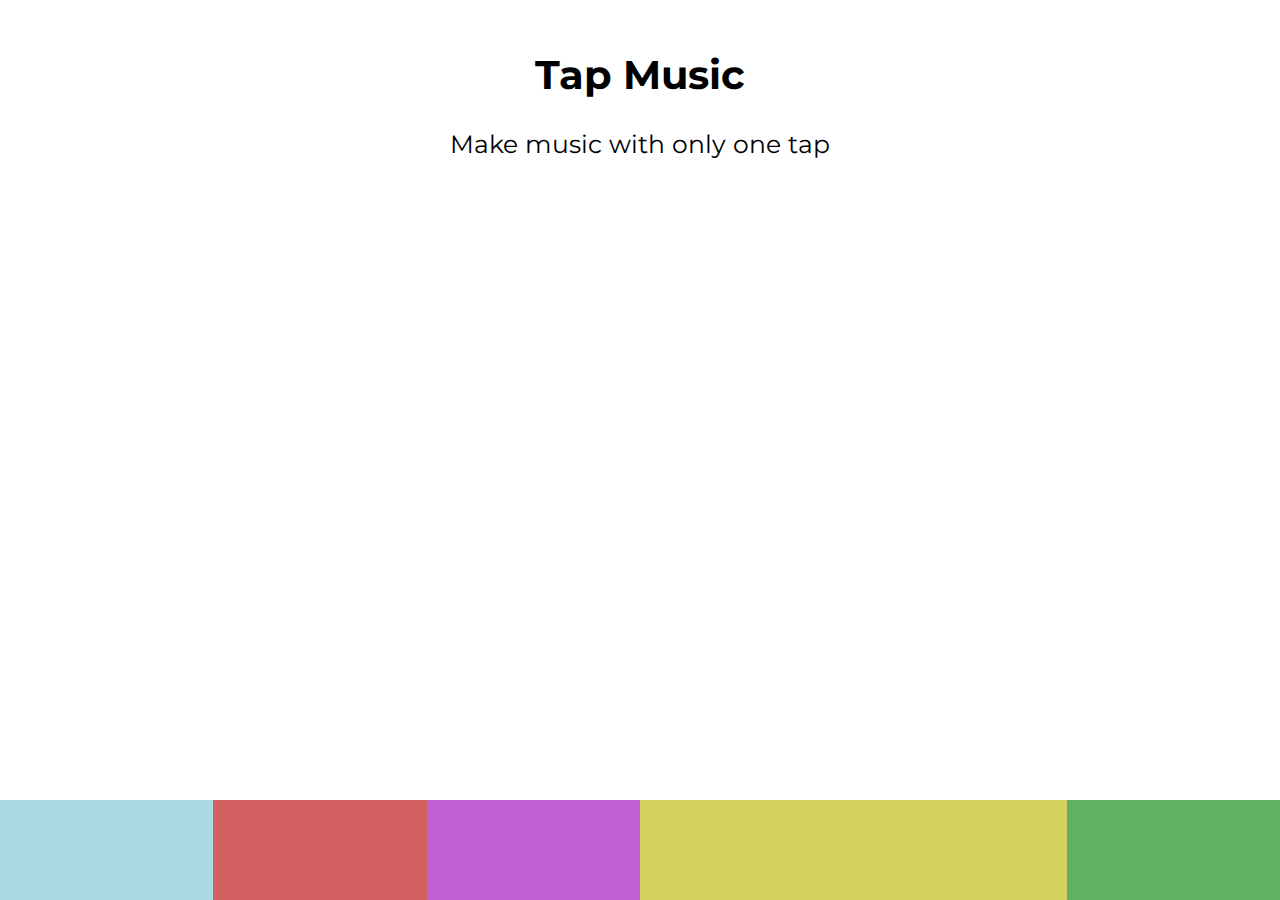
<file: 01_Beat Maker/index.html>
<!DOCTYPE html>
<html lang="en">

<head>
    <meta charset="UTF-8" />
    <meta name="viewport" content="width=device-width, initial-scale=1.0" />
    <title>Tap Music</title>
    <link rel="stylesheet" href="css/index.css" />
    <link href="https://fonts.googleapis.com/css2?family=Montserrat:wght@300&display=swap" rel="stylesheet" />
</head>

<body>
    <div class="app">
        <header>
            <h1>Tap Music</h1>
            <p>Make music with only one tap</p>
        </header>
        <div class="visual"></div>
        <div class="pads">
            <div class="pad1">
                <audio class="sound">
                    <source src="./sounds/bubbles.mp3">
                </audio>
            </div>
            <div class="pad2">
                <audio class="sound">
                    <source src="./sounds/clay.mp3" />
                </audio>
            </div>
            <div class="pad3">
                <audio class="sound">
                    <source src="./sounds/confetti.mp3" />
                </audio>
            </div>
            <div class="pad4">
                <audio class="sound">
                    <source src="./sounds/glimmer.mp3" />
                </audio>
            </div>
            <div class="pad5">
                <audio class="sound">
                    <source src="./sounds/moon.mp3" />
                </audio>
            </div>
            <div class="pad6">
                <audio class="sound">
                    <source src="./sounds/ufo.mp3" />
                </audio>
            </div>
        </div>
    </div>

    <script src="js/index.js"></script>
</body>

</html>
</file>
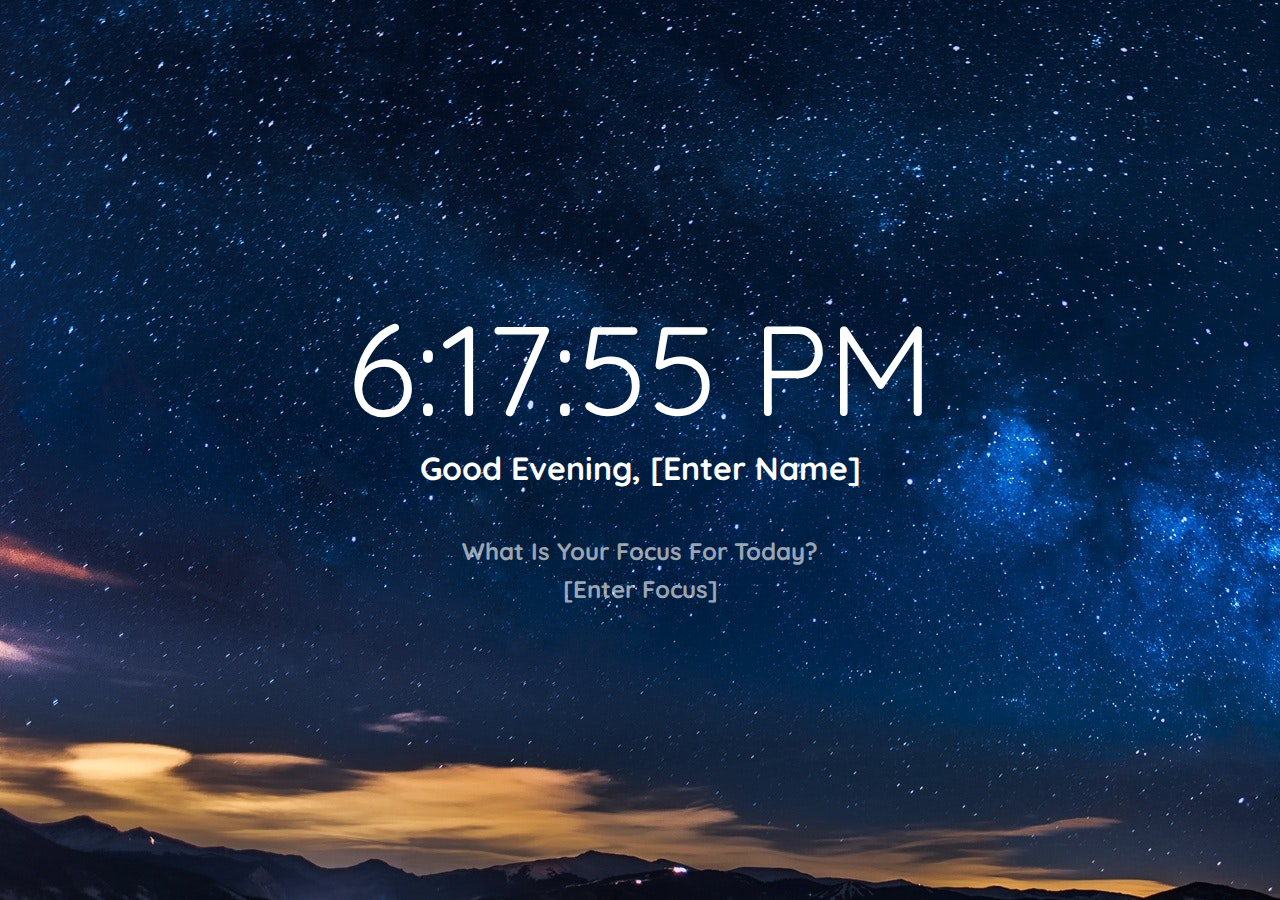
<file: 05_Landing Page/index.html>
<!DOCTYPE html>
<html lang="en">

<head>
    <meta charset="UTF-8">
    <meta name="viewport" content="width=device-width, initial-scale=1.0">
    <title>Dynamic Landing Page</title>
    <link rel="stylesheet" href="css/index.css">
    <link href="https://fonts.googleapis.com/css2?family=Quicksand:wght@300&display=swap" rel="stylesheet">
    <link rel="shortcut icon" href="css/abdi.jpg" type="image/x-icon">
</head>

<body>
    <time id="time"></time>
    <h1>
        <span id="greeting"></span>
        <span id="name" contenteditable="true"></span>
    </h1>

    <h2>What Is Your Focus For Today?</h2>
    <h2 id="focus" contenteditable="true"></h2>

    <script src="js/index.js"></script>
</body>

</html>
</file>
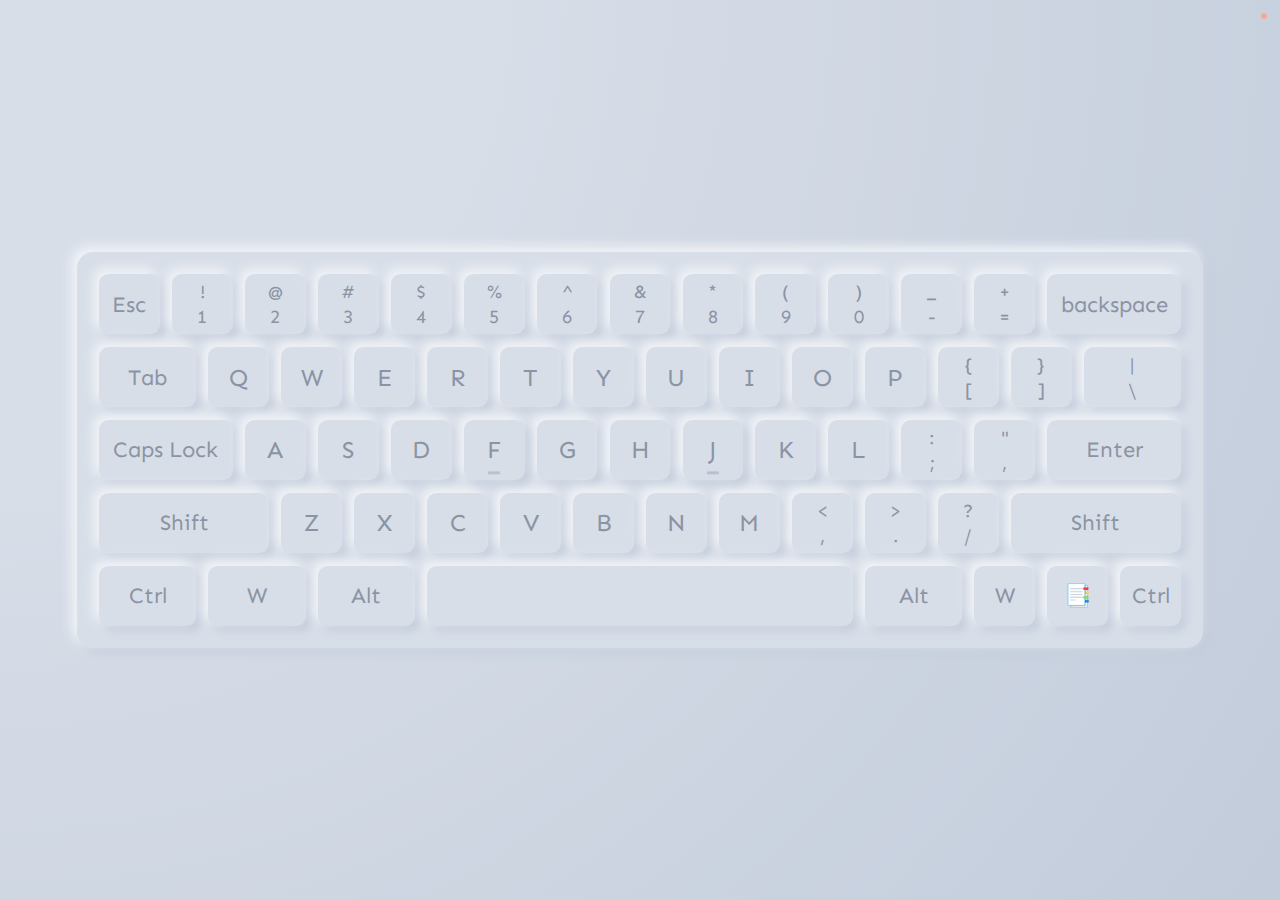
<file: 03_Virtual Keyboard/How to Create UI Neumorphism Keyboard/index.html>
<!DOCTYPE html>
<html lang="en">

<head>
    <meta charset="UTF-8" />
    <meta name="viewport" content="width=device-width, initial-scale=1.0" />
    <title>Keyboard</title>
    <link rel="stylesheet" href="./css/index.css" />
</head>

<body>
    <!--
    <div class="keyboard">
      <div class="key s2 esc" data-key="Esc">Esc</div>
      <div class="key" on-shift="!" data-key="1">1</div>
      <div class="key" on-shift="@" data-key="2">2</div>
      <div class="key" on-shift="#" data-key="3">3</div>
      <div class="key" on-shift="$" data-key="4">4</div>
      <div class="key" on-shift="%" data-key="5">5</div>
      <div class="key" on-shift="^" data-key="6">6</div>
      <div class="key" on-shift="&amp" data-key="7">7</div>
      <div class="key" on-shift="*" data-key="8">8</div>
      <div class="key" on-shift="(" data-key="9">9</div>
      <div class="key" on-shift=")" data-key="0">0</div>
      <div class="key sub" on-shift="_" data-key="-">-</div>
      <div class="key add" on-shift="+" data-key="=">=</div>
      <div class="key s4 back" data-keys="backspace">backspace</div>
      <div class="key s4 tab" data-keys="tab">Tab</div>
      <div class="key" data-keys="Q">Q</div>
      <div class="key" data-keys="W">W</div>
      <div class="key" data-keys="E">E</div>
      <div class="key" data-keys="R">R</div>
      <div class="key" data-keys="T">T</div>
      <div class="key" data-keys="U">U</div>
      <div class="key" data-keys="I">I</div>
      <div class="key" data-keys="O">O</div>
      <div class="key" data-keys="P">P</div>
      <div class="key openbracket" on-shift="{" data-keys="{">{</div>
      <div class="key openbracket" on-shift="}" data-keys="}">}</div>
      <div class="key s3 pipe" on-shift="|" data-key="|">\</div>
      <div class="key openbracket" data-key="cap">Caps Lock</div>
      <div class="key" data-key="A">A</div>
      <div class="key" data-key="S">S</div>
      <div class="key" data-key="D">D</div>
      <div class="key dotted" data-key="F">F</div>
      <div class="key" data-key="G">G</div>
      <div class="key" data-key="H">H</div>
      <div class="key dotted" data-key="J">J</div>
      <div class="key" data-key="K">K</div>
      <div class="key" data-key="L">L</div>
      <div class="key semi" on-shift=":" data-key=";">;</div>
      <div class="key comma" on-shift='"' data-key=",">,</div>
      <div class="key s4 enter" data-key="enter">Enter</div>
      <div class="key s4 shift" data-key="shift">Shift</div>
      <div class="key" data-key="Z">z</div>
      <div class="key" data-key="X">X</div>
      <div class="key" data-key="C">C</div>
      <div class="key" data-key="V">V</div>
      <div class="key" data-key="B">B</div>
      <div class="key" data-key="N">N</div>
      <div class="key" data-key="M">M</div>
      <div class="key openangular" on-shift="&lt;" data-key=",">,</div>
      <div class="key closeangular" on-shift="&gt;" data-key=",">.</div>
      <div class="key slash" on-shift="?" data-key="/">/</div>
      <div class="key s5 shift up" data-key="shift">Shift</div>
      <div class="key s3 control" data-key="Ctrl">Ctrl</div>
      <div class="key s3 win" data-key="w">w</div>
      <div class="key s3 alt" data-key="alt">Alt</div>
      <div class="key s12 space" data-key="space">space</div>
      <div class="key s3 alt" data-key="alt">Alt</div>
      <div class="key s2 fn left" data-key="W">W</div>
      <div class="key s2 fn down" data-key=""></div>
      <div class="key s2 fn down" data-key=""></div>
    </div>
    -->

    <div class="keyboard">
        <div class="key s2 esc" data-key="Esc">Esc</div>
        <div class="key" on-shift="!" data-key="1">1</div>
        <div class="key" on-shift="@" data-key="2">2</div>
        <div class="key" on-shift="#" data-key="3">3</div>
        <div class="key" on-shift="$" data-key="4">4</div>
        <div class="key" on-shift="%" data-key="5">5</div>
        <div class="key" on-shift="^" data-key="6">6</div>
        <div class="key" on-shift="&amp;" data-key="7">7</div>
        <div class="key" on-shift="*" data-key="8">8</div>
        <div class="key" on-shift="(" data-key="9">9</div>
        <div class="key" on-shift=")" data-key="0">0</div>
        <div class="key sub" on-shift="_" data-key="-">-</div>
        <div class="key add" on-shift="+" data-key="=">=</div>
        <div class="key s4 back" data-key="backspace">backspace</div>
        <div class="key s3 tab" data-key="tab">Tab</div>
        <div class="key" data-key="Q">Q</div>
        <div class="key" data-key="W">W</div>
        <div class="key" data-key="E">E</div>
        <div class="key" data-key="R">R</div>
        <div class="key" data-key="T">T</div>
        <div class="key" data-key="Y">Y</div>
        <div class="key" data-key="U">U</div>
        <div class="key" data-key="I">I</div>
        <div class="key" data-key="O">O</div>
        <div class="key" data-key="P">P</div>
        <div class="key openbracket" on-shift="{" data-key="[">[</div>
        <div class="key closebracket" on-shift="}" data-key="]">]</div>
        <div class="key s3 pipe" on-shift="|" data-key="\">\</div>
        <div class="key s4 cap" data-key="cap">Caps Lock</div>
        <div class="key" data-key="A">A</div>
        <div class="key" data-key="S">S</div>
        <div class="key" data-key="D">D</div>
        <div class="key dotted" data-key="F">F</div>
        <div class="key" data-key="G">G</div>
        <div class="key" data-key="H">H</div>
        <div class="key dotted" data-key="J">J</div>
        <div class="key" data-key="K">K</div>
        <div class="key" data-key="L">L</div>
        <div class="key semi" on-shift=":" data-key=";">;</div>
        <div class="key comma" on-shift="&quot;" data-key=",">,</div>
        <div class="key s4 enter" data-key="enter">Enter</div>
        <div class="key s5 shift" data-key="shift">Shift</div>
        <div class="key" data-key="Z">Z</div>
        <div class="key" data-key="X">X</div>
        <div class="key" data-key="C">C</div>
        <div class="key" data-key="V">V</div>
        <div class="key" data-key="B">B</div>
        <div class="key" data-key="N">N</div>
        <div class="key" data-key="M">M</div>
        <div class="key openangular" on-shift="&lt;" data-key=",">,</div>
        <div class="key closeangular" on-shift="&gt;" data-key=".">.</div>
        <div class="key slash" on-shift="?" data-key="/">/</div>
        <div class="key s5 shift up" data-key="shift">Shift</div>
        <div class="key s3 control" data-key="Ctrl">Ctrl</div>
        <div class="key s3 win" data-key="W">W</div>
        <div class="key s3 alt" data-key="alt">Alt</div>
        <div class="key s12 space" data-key=""></div>
        <div class="key s3 alt" data-key="alt">Alt</div>
        <div class="key s2 fn left" data-key="W">W</div>
        <div class="key s2 fn down" data-key="📑">📑</div>
        <div class="key s2 control right" data-key="Ctrl">Ctrl</div>
    </div>

    <script src="./js/index.js"></script>
</body>

</html>
</file>
<file: 01_Beat Maker/css/index.css>
* {
    margin: 0;
    padding: 0;
    box-sizing: border-box;
}

body {
    font-family: 'Montserrat', sans-serif;
}

.app {
    height: 100vh;
    display: flex;
    flex-direction: column;
    justify-content: space-between;
    align-items: center;
}

header h1 {
    margin: 50px 0px 30px 0px;
    text-align: center;
    font-size: 40px;
}

header p {
    font-size: 25px;
}

.pads {
    background: lightblue;
    width: 100%;
    display: flex;
}

.pads>div {
    height: 100px;
    width: 100px;
    flex: 1;
}

.pads1 {
    background: #60d394;
}

.pad2 {
    background: #d36060;
}

.pad3 {
    background: #c060d3;
}

.pad4 {
    background: #d3d160;
}

.pad5 {
    background: #d3d160;
}

.pad6 {
    background: #60b263;
}

.visual>div {
    position: absolute;
    bottom: 0%;
    height: 50px;
    width: 50px;
    border-radius: 50%;
    transform: scale(1);
    z-index: -1;
}

@keyframes jump {
    0% {
        bottom: 0%;
        left: 20%;
    }

    50% {
        bottom: 50%;
        left: 50%;
    }

    100% {
        bottom: 0%;
        left: 80%;
    }
}
</file>
<file: 05_Landing Page/css/index.css>
/* * {
    box-sizing: border-box;
    margin: 0;
    padding: 0;
}

body {
    font-family: 'Quicksand', sans-serif;
    display: flex;
    flex-direction: column;
    align-items: center;
    justify-content: center;
    text-align: center;
    height: 100vh;
    color: black;
}

#time {
    font-size: 8rem;
}

h1 {
    margin-bottom: 3rem;
}

h2 {
    margin-bottom: 0.5rem;
    opacity: 0.6;
}

@media(max-width: 700px) {
    #time {
        font-size: 6rem;
    }
} */

* {
    box-sizing: border-box;
    margin: 0;
    padding: 0;
}

body {
    font-family: 'Quicksand', sans-serif;
    display: flex;
    flex-direction: column;
    align-items: center;
    justify-content: center;
    text-align: center;
    height: 100vh;
    color: black;
}

#time {
    font-size: 8rem;
}

h1 {
    margin-bottom: 3rem;
}

h2 {
    margin-bottom: 0.5rem;
    opacity: 0.6;
}

@media (max-width: 700px) {
    #time {
        font-size: 6rem;
    }
}
</file>
<file: 03_Virtual Keyboard/How to Create UI Neumorphism Keyboard/css/index.css>
@import url("https://fonts.googleapis.com/css2?family=Sen:wght@700&display=swap");

* {
    box-sizing: border-box;
    padding: 0;
    margin: 0;
}

body {
    font-family: 'Sen', sans-serif;
    min-height: 100vh;
    overflow: hidden;
    display: grid;
    place-items: center;
    background: radial-gradient(circle at top left, #d8dee8 30%, #c2ccdb);
}

.keyboard {
    display: grid;
    grid-template-columns: repeat(30, 1.9vw);
    grid-template-rows: repeat(5, 4.75vw);
    grid-gap: 0.95vw;
    background: #c2ccdb;
    padding: 1.727272727272727vw;
    border-radius: 1.266666666666667vw;
    background: #d8dee8;
    box-shadow: -0.316666666666667vw -0.316666666666667vw 0.95vw #f3f5f8, 0.316666666666667vw 0.316666666666667vw 0.633333333333333vw #c2ccdb;
}

.keyboard .key {
    border-radius: 0.76vw;
    grid-column: auto/span 2;
    width: 100%;
    height: 100%;
    padding: 0.475vw;
    font-size: 1.9vw;
    display: grid;
    align-items: center;
    color: #8a94a4;
    justify-content: center;
    cursor: pointer;
    background: #d8dee8;
    box-shadow: -0.316666666666667vw -0.316666666666667vw 0.95vw #f3f5f8, 0.316666666666667vw 0.316666666666667vw 0.633333333333333vw #c2ccdb;
    transition: all 100ms cubic-bezier(0.09, 0.32, 0.34, 2);
    user-select: none;
}

.keyboard .key:hover,
.keyboard .key.pressed {
    transform: perspective(300px) scale(0.97);
    box-shadow: inset -0.316666666666667vw -0.316666666666667vw 0.95vw -0.158333333333333vw #f6f8fa, inset 0.316666666666667vw 0.316666666666667vw 0.633333333333333vw #c2ccdb;
    color: #fff;
    text-shadow: 0 0 10px #f7f9fa, 0 0 15px #f7f9fa, 0 0 20px #f7f9fa;
}

.keyboard .key.dotted {
    position: relative;
}

.keyboard .key.dotted::before {
    content: '_';
    font-weight: bold;
    color: #b5c0d2;
    position: absolute;
    top: 70%;
    left: 50%;
    transform: translate(-50%, -50%);
}

.keyboard .key.esc:hover,
.keyboard .key.esc.pressed {
    transform: perspective(300px) scale(0.97);
    box-shadow: inset -0.316666666666667vw -0.316666666666667vw 0.95vw -0.158333333333333vw #f38e9f, inset 0.316666666666667vw 0.316666666666667vw 0.633333333333333vw #c71432;
    color: #fff;
    text-shadow: 0 0 10px #f59eac, 0 0 15px #f59eac, 0 0 20px #f59eac;
}

.keyboard .key.back:hover,
.keyboard .key.back.pressed {
    transform: perspective(300px) scale(0.97);
    box-shadow: inset -0.316666666666667vw -0.316666666666667vw 0.95vw -0.158333333333333vw #e57c7d, inset 0.316666666666667vw 0.316666666666667vw 0.633333333333333vw #991e1f;
    color: #fff;
    text-shadow: 0 0 10px #e88f90, 0 0 15px #e88f90, 0 0 20px #e88f90;
}

.keyboard .key.shift:hover,
.keyboard .key.shift.pressed {
    transform: perspective(300px) scale(0.97);
    box-shadow: inset -0.316666666666667vw -0.316666666666667vw 0.95vw -0.158333333333333vw #71b9ff, inset 0.316666666666667vw 0.316666666666667vw 0.633333333333333vw #0065c8;
    color: #fff;
    text-shadow: 0 0 10px #85c3ff, 0 0 15px #85c3ff, 0 0 20px #85c3ff;
}

.keyboard .key.control:hover,
.keyboard .key.control.pressed {
    transform: perspective(300px) scale(0.97);
    box-shadow: inset -0.316666666666667vw -0.316666666666667vw 0.95vw -0.158333333333333vw #d57be9, inset 0.316666666666667vw 0.316666666666667vw 0.633333333333333vw #891aa1;
    color: #fff;
    text-shadow: 0 0 10px #db8eec, 0 0 15px #db8eec, 0 0 20px #db8eec;
}

.keyboard .key.win:hover,
.keyboard .key.win.pressed {
    transform: perspective(300px) scale(0.97);
    box-shadow: inset -0.316666666666667vw -0.316666666666667vw 0.95vw -0.158333333333333vw #fad17d, inset 0.316666666666667vw 0.316666666666667vw 0.633333333333333vw #c78908;
    color: #fff;
    text-shadow: 0 0 10px #fad890, 0 0 15px #fad890, 0 0 20px #fad890;
}

.keyboard .key.alt:hover,
.keyboard .key.alt.pressed {
    transform: perspective(300px) scale(0.97);
    box-shadow: inset -0.316666666666667vw -0.316666666666667vw 0.95vw -0.158333333333333vw #9291f3, inset 0.316666666666667vw 0.316666666666667vw 0.633333333333333vw #1615ca;
    color: #fff;
    text-shadow: 0 0 10px #a2a1f5, 0 0 15px #a2a1f5, 0 0 20px #a2a1f5;
}

.keyboard .key.fn:hover,
.keyboard .key.fn.pressed {
    transform: perspective(300px) scale(0.97);
    box-shadow: inset -0.316666666666667vw -0.316666666666667vw 0.95vw -0.158333333333333vw #76eaaf, inset 0.316666666666667vw 0.316666666666667vw 0.633333333333333vw #189e5a;
    color: #fff;
    text-shadow: 0 0 10px #8aedbb, 0 0 15px #8aedbb, 0 0 20px #8aedbb;
}

.keyboard .key.cap:hover,
.keyboard .key.cap.pressed {
    transform: perspective(300px) scale(0.97);
    box-shadow: inset -0.316666666666667vw -0.316666666666667vw 0.95vw -0.158333333333333vw #f49675, inset 0.316666666666667vw 0.316666666666667vw 0.633333333333333vw #b23a0e;
    color: #fff;
    text-shadow: 0 0 10px #f6a588, 0 0 15px #f6a588, 0 0 20px #f6a588;
}

.keyboard .key.cap::before {
    content: '';
    position: absolute;
    width: 0.5vw;
    height: 0.5vw;
    background: #f6ac91;
    top: 1vw;
    right: 1vw;
    border-radius: 50%;
}

.keyboard .key.cap.on::before {
    background: #fbded3;
    box-shadow: 0 0 0.5vw 0.2vw rgba(255, 255, 255, 0.8);
}

.keyboard .key.tab:hover,
.keyboard .key.tab.pressed {
    transform: perspective(300px) scale(0.97);
    box-shadow: inset -0.316666666666667vw -0.316666666666667vw 0.95vw -0.158333333333333vw #5aede7, inset 0.316666666666667vw 0.316666666666667vw 0.633333333333333vw #0d8e89;
    color: #fff;
    text-shadow: 0 0 10px #72f0eb, 0 0 15px #72f0eb, 0 0 20px #72f0eb;
}

.keyboard .key.enter:hover,
.keyboard .key.enter.pressed {
    transform: perspective(300px) scale(0.97);
    box-shadow: inset -0.316666666666667vw -0.316666666666667vw 0.95vw -0.158333333333333vw #fddea3, inset 0.316666666666667vw 0.316666666666667vw 0.633333333333333vw #fba403;
    color: #fff;
    text-shadow: 0 0 10px #fde2b0, 0 0 15px #fde2b0, 0 0 20px #fde2b0;
}

.keyboard .key.s2 {
    font-size: 1.727272727272727vw;
    grid-column: auto/span 2;
}

.keyboard .key.s3 {
    font-size: 1.727272727272727vw;
    grid-column: auto/span 3;
}

.keyboard .key.s4 {
    font-size: 1.727272727272727vw;
    grid-column: auto/span 4;
}

.keyboard .key.s5 {
    font-size: 1.727272727272727vw;
    grid-column: auto/span 5;
}

.keyboard .key.s6 {
    font-size: 1.727272727272727vw;
    grid-column: auto/span 6;
}

.keyboard .key.s12 {
    font-size: 1.727272727272727vw;
    grid-column: auto/span 12;
}

.keyboard .key[on-shift] {
    font-size: 1.461538461538461vw;
    justify-items: center;
}

.keyboard .key[on-shift]::before {
    content: attr(on-shift);
    align-items: end;
}
</file>
